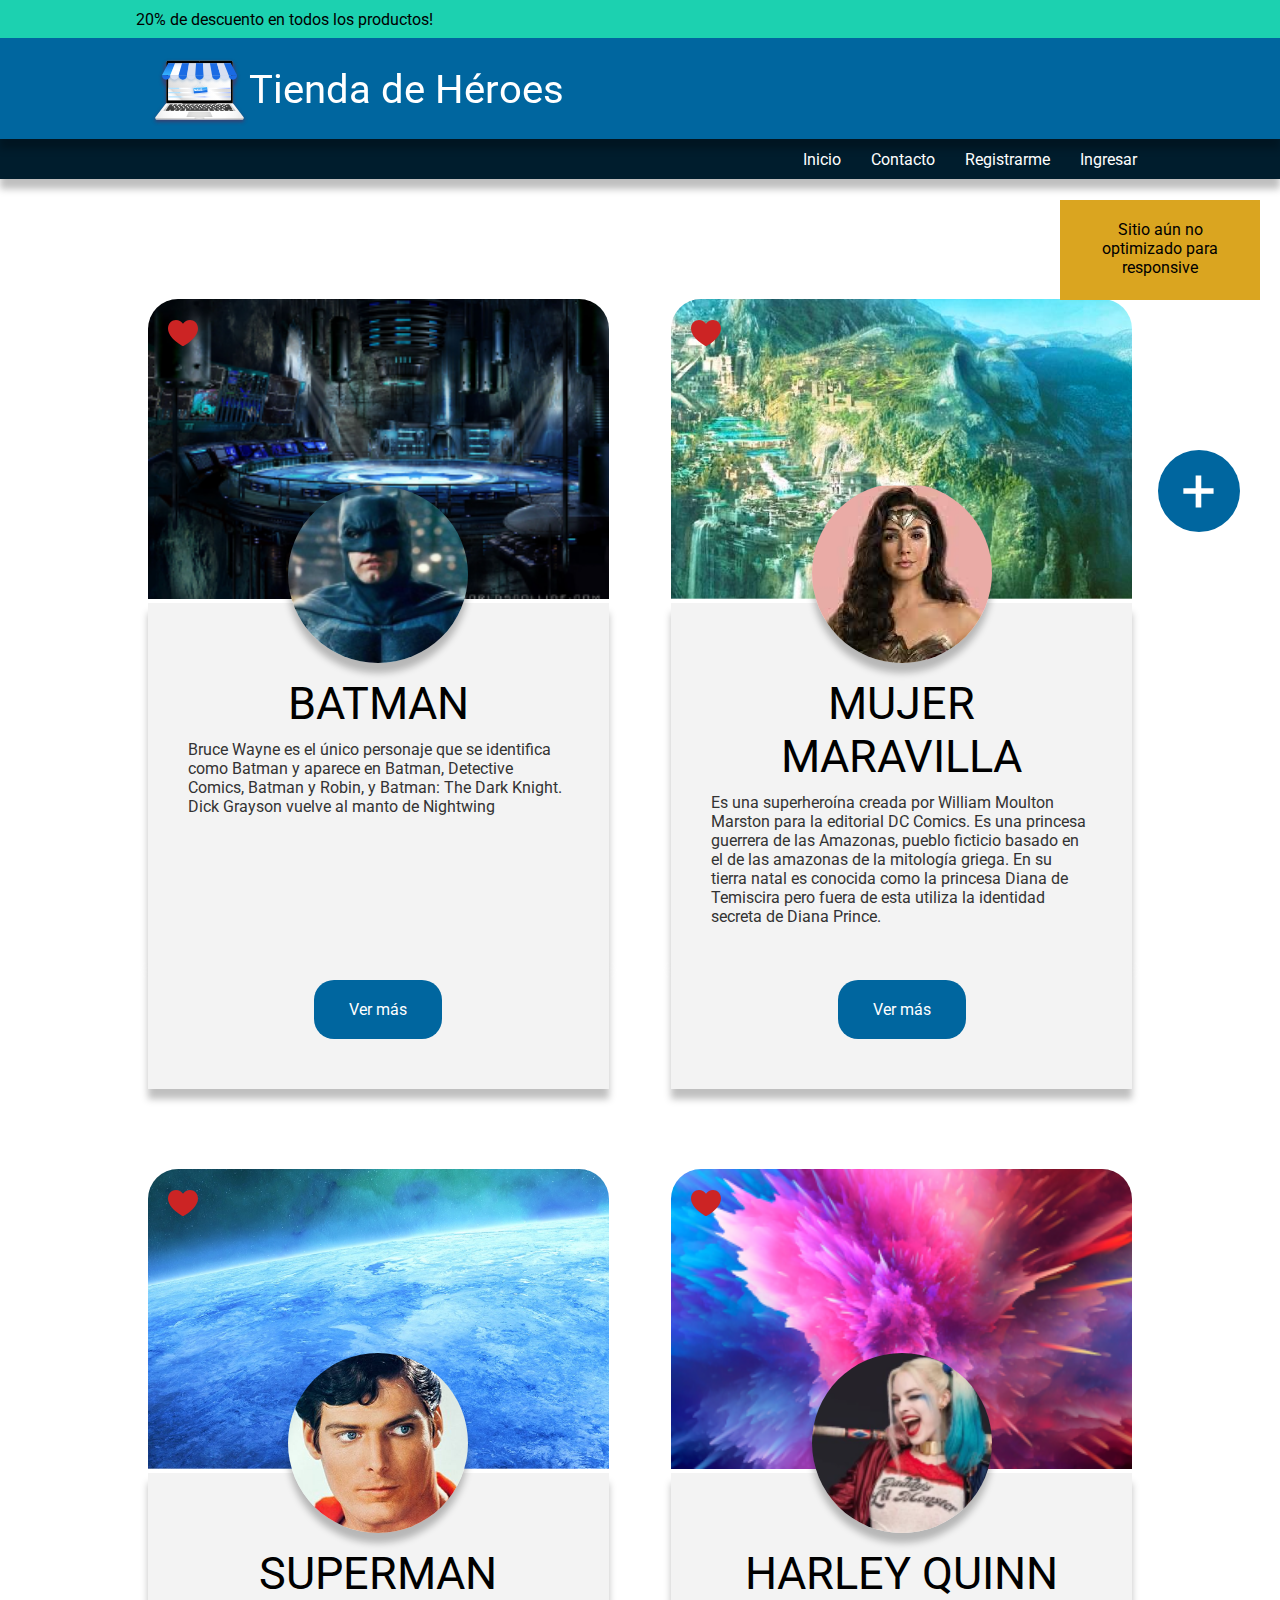
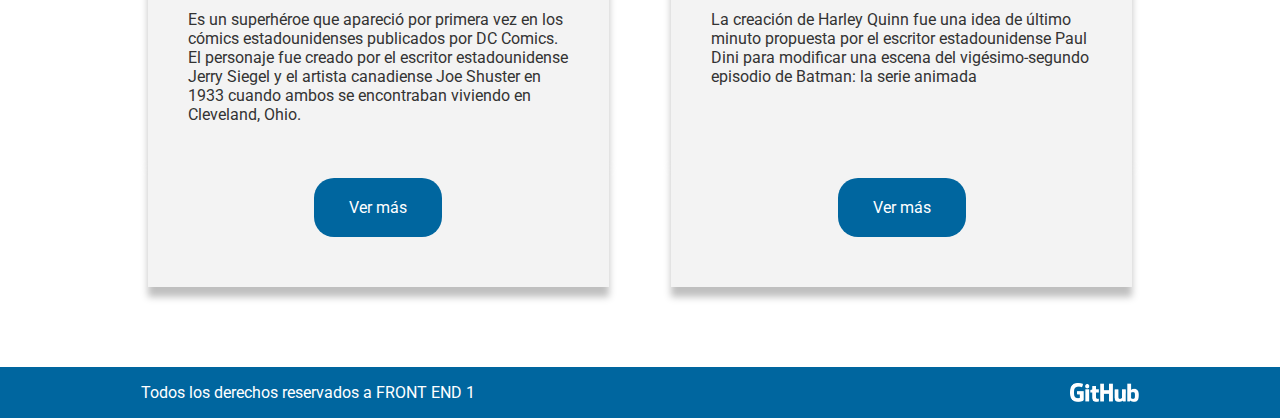
<file: index.html>
<!DOCTYPE html>
<html lang="es">

<head>
    <meta charset="UTF-8">
    <meta http-equiv="X-UA-Compatible" content="IE=edge">
    <meta name="viewport" content="width=device-width, initial-scale=1.0">
    <title>Héroes</title>
    <link rel="stylesheet" href="css/styles.css">
</head>

<body>
    <div class="banner-descuentos">
        <p class="p-banner-descuentos">20% de descuento en todos los productos!</p>
    </div>
    <div class="titulo">
        <div class="containertitulo1">
        <a  class="containertitulo2"href="index.html"><img src="img/logoTienda.svg" alt="logo tienda">
        <h1> Tienda de Héroes</h1></a></div>
    </div>
    <header>
        <nav>
            <div class="navcontainer">
                <a class="navclass" href="index.html"> Inicio</a>
                <a class="navclass" href="contacto.html"> Contacto</a>
                <a class="navclass" href="registro.html"> Registrarme</a>
                <a class="navclass" href="login.html"> Ingresar</a>
            </div>
        </nav>
    </header>
        <!-- GENERAL -->
        <section class="todascards-padre">

            <!-- BATMAN -->

            <div class="containercardindividual">
                <!-- top con fondo y avatar -->
                <div class="card-hijo-imagen">
                    <img class="escenarios" src="img/fondobatman.png" alt="fondo de batman">
                    <img class="avatars" src="img/avatarbatman.png" alt="avatar de batman">
                    <a class="favorito" href="#"><img src="img/corazon.svg" alt="favorito"></a>
                </div>
                <!-- medio con textos y botón -->
                <div class="card-hijo-texto">
                    <div class="titulo-item">
                        <h2>BATMAN</h2>
                    </div>
                    <div class="descripcion-item">
                        <p>Bruce Wayne es el único personaje que se identifica como Batman y aparece en Batman,
                            Detective Comics, Batman y Robin, y Batman: The Dark Knight. Dick Grayson vuelve al manto de
                            Nightwing</p>
                    </div>
                </div>
                <!-- bottom con botón -->
                <div class="card-hijo-boton">
                    <a class="boton-ver-mas" href="https://www.youtube.com/watch?v=YNl8yV8oPZM" target="_blank">Ver
                        más</a>
                </div>
            </div>

<!-- MUJERMARAVILLA -->

            <div class="containercardindividual">
                <!-- top con fondo y avatar -->
                <div class="card-hijo-imagen">
                    <img class="escenarios" src="img/fondomujermaravilla.png" alt="fondo de mujermaravilla">
                    <img class="avatars" src="img/avatarmujermaravilla.png" alt="avatar de mujermaravilla">
                    <a class="favorito" href="#"><img src="img/corazon.svg" alt="favorito"></a>
                </div>
                <!-- medio con textos y botón -->
                <div class="card-hijo-texto">
                    <div class="titulo-item">
                        <h2>mujer maravilla</h2>
                    </div>
                    <div class="descripcion-item">
                        <p>Es una superheroína creada por William Moulton Marston para la editorial DC Comics. Es una
                            princesa guerrera de las Amazonas, pueblo ficticio basado en el de las amazonas de la
                            mitología griega. En su tierra natal es conocida como la princesa Diana de Temiscira pero
                            fuera de esta utiliza la identidad secreta de Diana Prince. </p>
                    </div>
                </div>
                <!-- bottom con botón -->
                <div class="card-hijo-boton">
                    <a class="boton-ver-mas" href="https://www.youtube.com/watch?v=YNl8yV8oPZM" target="_blank">Ver
                        más</a>
                </div>
            </div>

            <!-- SUPERMAN -->

            <div class="containercardindividual">
                <!-- top con fondo y avatar -->
                <div class="card-hijo-imagen">
                    <img class="escenarios" src="img/fondosuperman.png" alt="fondo de superman">
                    <img class="avatars" src="img/avatarsuperman.png" alt="avatar de superman">
                    <a class="favorito" href="#"><img src="img/corazon.svg" alt="favorito"></a>
                </div>
                <!-- medio con textos y botón -->
                <div class="card-hijo-texto">
                    <div class="titulo-item">
                        <h2>superman</h2>
                    </div>
                    <div class="descripcion-item">
                        <p>Es un superhéroe que apareció por primera vez en los cómics estadounidenses publicados por DC Comics. ​
                            El personaje fue creado por el escritor estadounidense Jerry Siegel y el artista canadiense Joe Shuster en 1933 cuando ambos se encontraban viviendo en Cleveland, Ohio.</p>
                    </div>
                </div>
                <!-- bottom con botón -->
                <div class="card-hijo-boton">
                    <a class="boton-ver-mas" href="https://www.youtube.com/watch?v=YNl8yV8oPZM" target="_blank">Ver
                        más</a>
                </div>
            </div>

            <!-- HARLEYQUINN -->

            <div class="containercardindividual">
                <!-- top con fondo y avatar -->
                <div class="card-hijo-imagen">
                    <img class="escenarios" src="img/fondoharleyquinn.png" alt="fondo de harleyquinn">
                    <img class="avatars" src="img/avatarharleyquinn.png" alt="avatar de harleyquinn">
                    <a class="favorito" href="#"><img src="img/corazon.svg" alt="favorito"></a>
                </div>
                <!-- medio con textos y botón -->
                <div class="card-hijo-texto">
                    <div class="titulo-item">
                        <h2>HARLEY QUINN</h2>
                    </div>
                    <div class="descripcion-item">
                        <p>La creación de Harley Quinn fue una idea de último minuto propuesta por el escritor
                            estadounidense Paul Dini para modificar una escena del vigésimo-segundo episodio de Batman:
                            la serie animada

                        </p>
                    </div>
                </div>
                <!-- bottom con botón -->
                <div class="card-hijo-boton">
                    <a class="boton-ver-mas" href="https://www.youtube.com/watch?v=YNl8yV8oPZM" target="_blank">Ver
                        más</a>
                </div>
            </div>


            

<a class="flotante" href="#"><img src="img/Button.svg" alt="ver mas"></a>
<p class="aviso">Sitio aún no optimizado para responsive</p>


        </section>
    </main>
    <footer>
        <div class="footercontainer">
        <p>Todos los derechos reservados a FRONT END 1</p>
        <img src="img/github.png" alt="github"></div>
    </footer>

</body>

</html>
</file>
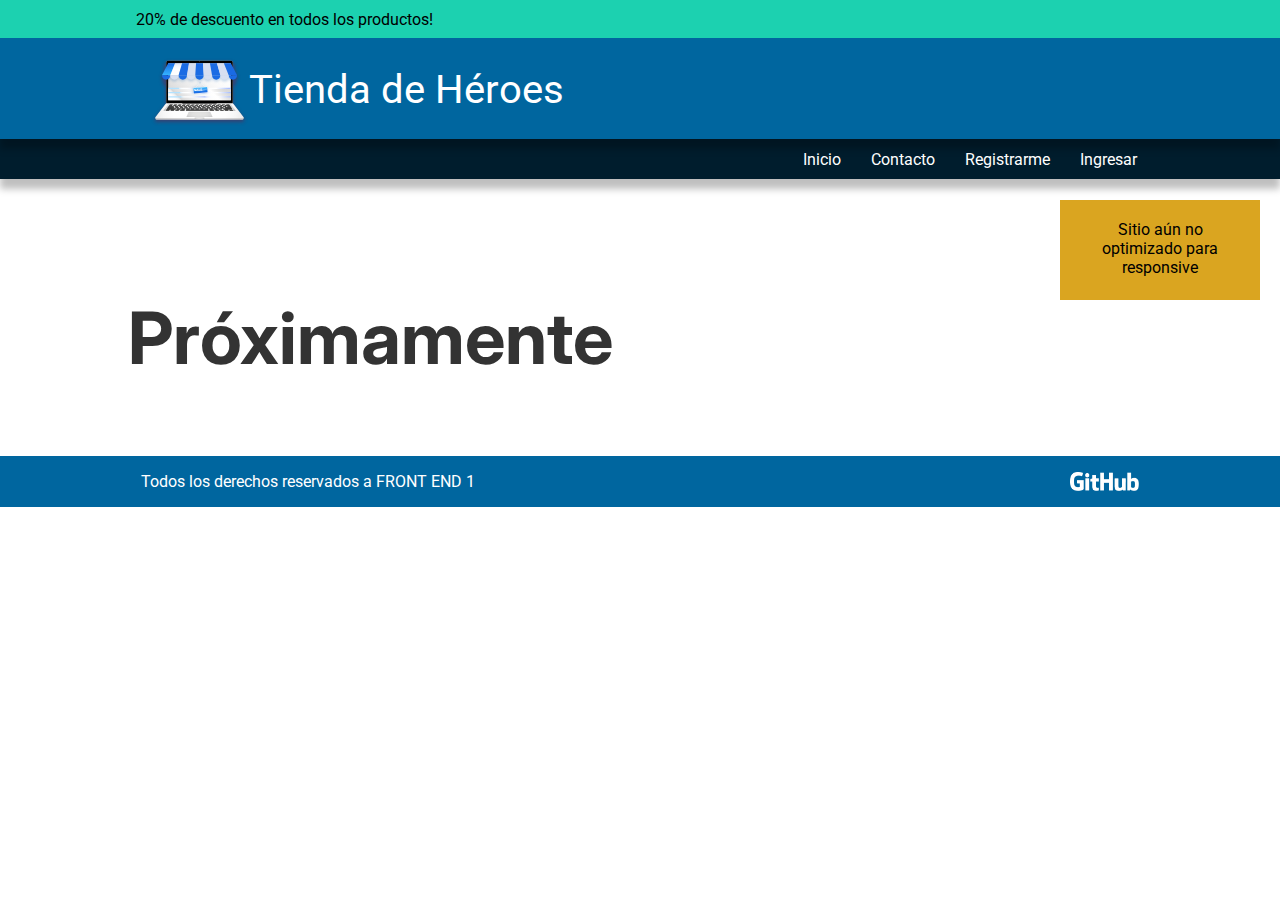
<file: contacto.html>
<!DOCTYPE html>
<html lang="es">

<head>
    <meta charset="UTF-8">
    <meta http-equiv="X-UA-Compatible" content="IE=edge">
    <meta name="viewport" content="width=device-width, initial-scale=1.0">
    <title>Héroes</title>
    <link rel="stylesheet" href="css/styles.css">
</head>

<body>
    <div class="banner-descuentos">
        <p class="p-banner-descuentos">20% de descuento en todos los productos!</p>
    </div>
    <div class="titulo">
        <div class="containertitulo1">
        <a  class="containertitulo2"href="index.html"><img src="img/logoTienda.svg" alt="logo tienda">
        <h1> Tienda de Héroes</h1></a></div>
    </div>
    <header>
        <nav>
            <div class="navcontainer">
                <a class="navclass" href="index.html"> Inicio</a>
                <a class="navclass" href="contacto.html"> Contacto</a>
                <a class="navclass" href="registro.html"> Registrarme</a>
                <a class="navclass" href="login.html"> Ingresar</a>
            </div>
        </nav>
    </header>
    <main>
        <!-- GENERAL -->
        <section class="todascards-padre">
            <p class="titulogrande">Próximamente</p>
            <p class="aviso">Sitio aún no optimizado para responsive</p>
            </section>

            <footer>
                <div class="footercontainer">
                <p>Todos los derechos reservados a FRONT END 1</p>
                <img src="img/github.png" alt="github"></div>
            </footer>
            </body>
            </html>
</file>
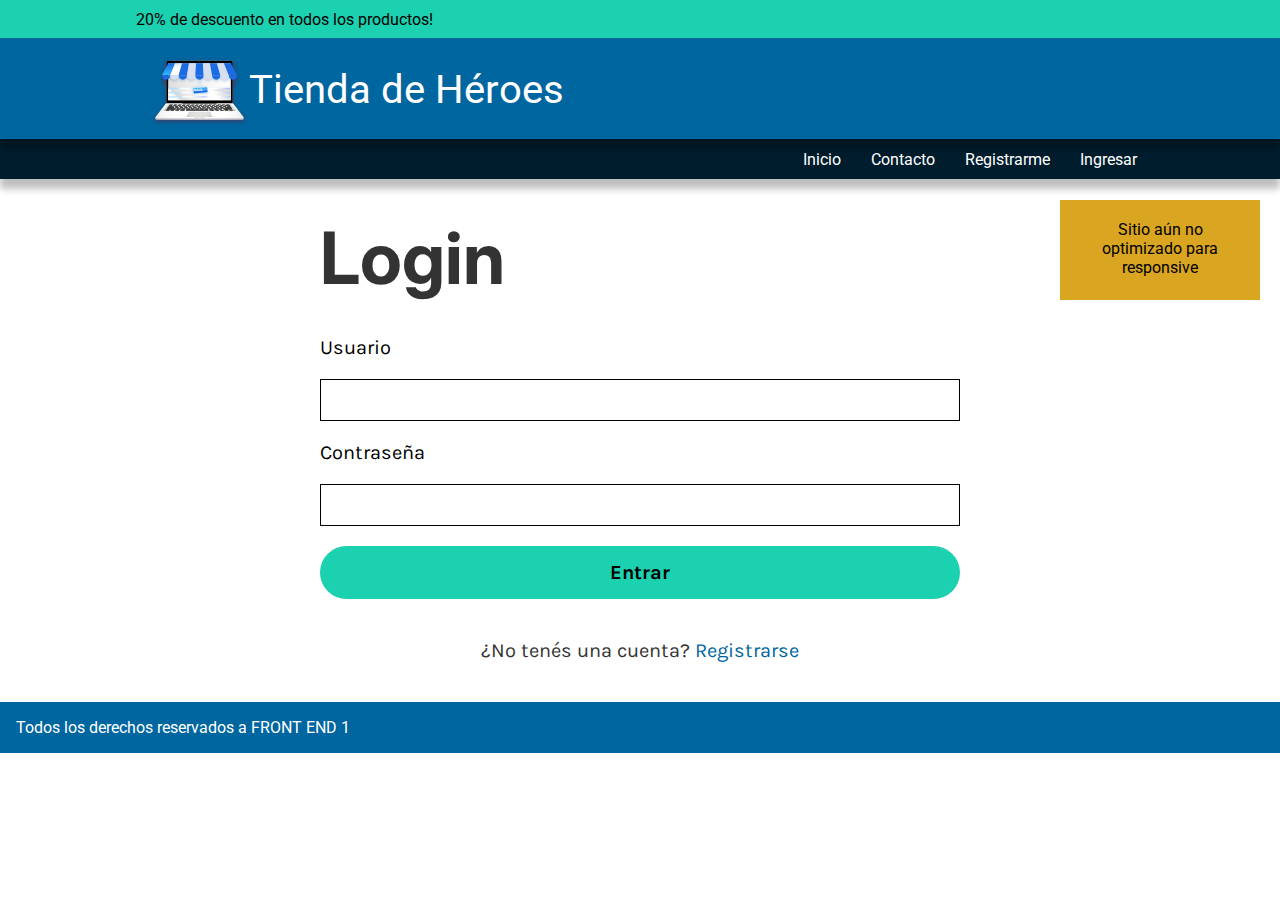
<file: login.html>
<!DOCTYPE html>
<html lang="es">

<head>
    <meta charset="UTF-8">
    <meta http-equiv="X-UA-Compatible" content="IE=edge">
    <meta name="viewport" content="width=device-width, initial-scale=1.0">
    <title>Login - Tienda de Héroes</title>
    <link rel="stylesheet" href="css/styles.css">
</head>

<body>
    <div class="banner-descuentos">
        <p class="p-banner-descuentos">20% de descuento en todos los productos!</p>
    </div>
    <div class="titulo">
        <div class="containertitulo1">
        <a  class="containertitulo2"href="index.html"><img src="img/logoTienda.svg" alt="logo tienda">
        <h1> Tienda de Héroes</h1></a></div>
    </div>
    <header>
        <nav>
            <div class="navcontainer">
                <a class="navclass" href="index.html"> Inicio</a>
                <a class="navclass" href="contacto.html"> Contacto</a>
                <a class="navclass" href="registro.html"> Registrarme</a>
                <a class="navclass" href="login.html"> Ingresar</a>
            </div>
        </nav>
    </header>
    <main>
        <section class="maincontainer">
            <h2 class="titulogrande">Login</h2>

            <form action="/registro" method="POST">
                <div class="campo">
                    <label for="email">Usuario</label>
                    <input type="email" name="email" id="email">
                </div>
                <div class="campo">
                    
                    <label for="password">Contraseña</label>
                    <input type="password" name="password" id="password">
                </div>


                <button class="stretch" type="submit">Entrar</button>
                
                    <p class="invitacion">¿No tenés una cuenta? <a class="registrarme"href="registro.html"> Registrarse</a></p>
            </form>

        </section>
        <p class="aviso">Sitio aún no optimizado para responsive</p>
    </main>
    <footer>
        <p>Todos los derechos reservados a FRONT END 1</p>
    </footer>




</body>

</html>
</file>
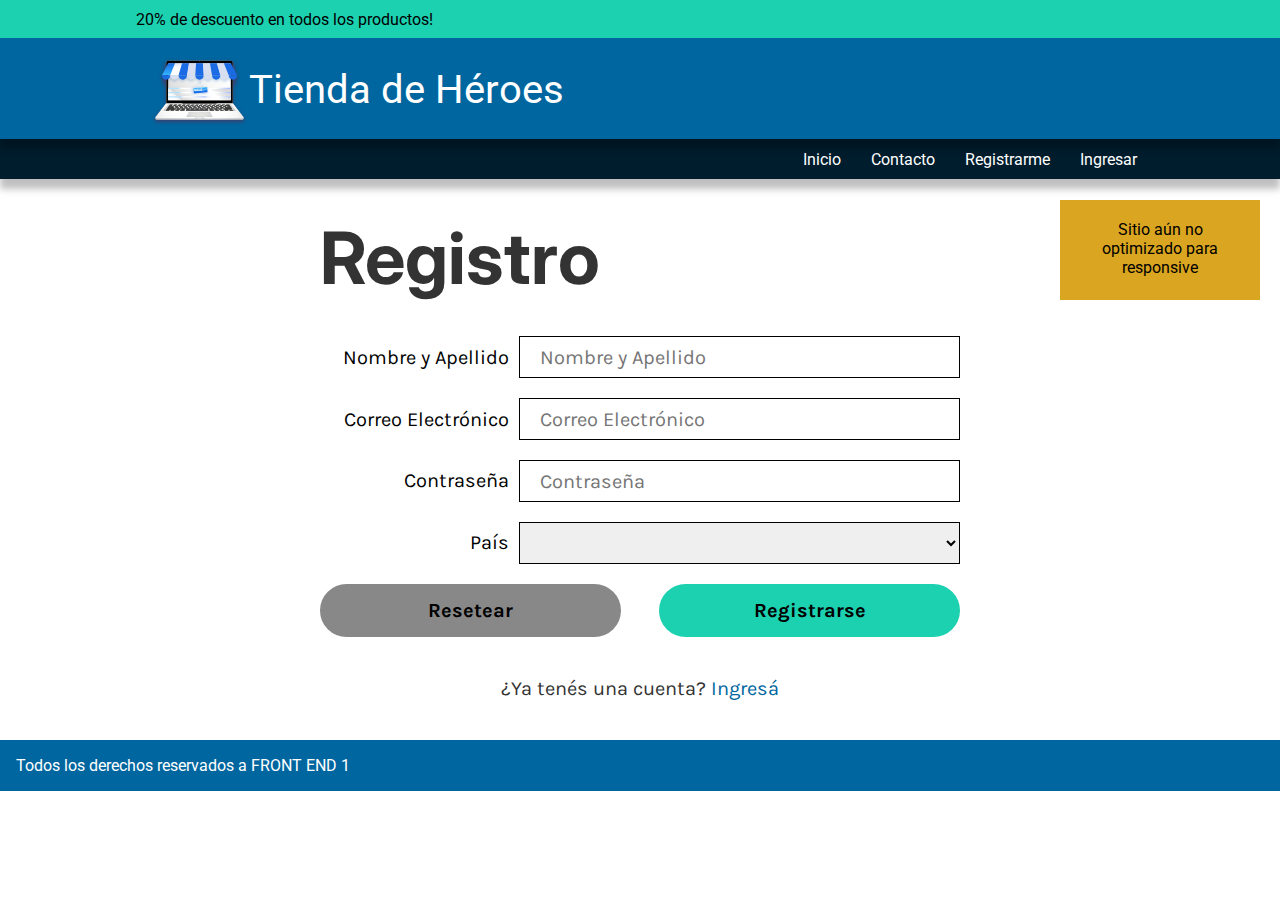
<file: registro.html>
<!DOCTYPE html>
<html lang="es">

<head>
    <meta charset="UTF-8">
    <meta http-equiv="X-UA-Compatible" content="IE=edge">
    <meta name="viewport" content="width=device-width, initial-scale=1.0">
    <title>Registro - Tienda de Héroes</title>
    <link rel="stylesheet" href="css/styles.css">
</head>

<body>
    <div class="banner-descuentos">
        <p class="p-banner-descuentos">20% de descuento en todos los productos!</p>
    </div>
    <div class="titulo">
        <div class="containertitulo1">
        <a  class="containertitulo2"href="index.html"><img src="img/logoTienda.svg" alt="logo tienda">
        <h1> Tienda de Héroes</h1></a></div>
    </div>
    <header>
        <nav>
            <div class="navcontainer">
                <a class="navclass" href="index.html"> Inicio</a>
                <a class="navclass" href="contacto.html"> Contacto</a>
                <a class="navclass" href="registro.html"> Registrarme</a>
                <a class="navclass" href="login.html"> Ingresar</a>
            </div>
        </nav>
    </header>

    <main>
        <section class="maincontainer">
            <h2 class="titulogrande">Registro</h2>
            <form action="/registro" method="POST">
                <div class="contenedor">

                    <div class="nombres">
                        <label for="nombre"> Nombre y Apellido</label>
                        <label for="correo"> Correo Electrónico</label>
                        <label for="contrasena"> Contraseña </label>
                        <label for="pais"> País</label>
                    </div>
                    <div class="campos">
                        <input id="nombre" type="text" placeholder="Nombre y Apellido">
                        <input id="correo" type="email" placeholder="Correo Electrónico">
                        <input id="contrasena" type="password" placeholder="Contraseña">
                        <select placeholder="País" id="pais">
                            <option value="" disabled selected>País</option>
                            <option value="Argentina">Argentina</option>
                            <option value="Brasil">Brasil</option>
                            <option value="Colombia">Colombia</option>
                        </select>
                    </div>
                </div>

                <div class="contenedorbotones">
                    <button class="negado" type="reset">Resetear</button>
                    <button type="submit">Registrarse</button>
                </div>
            </form>
        </section>
        <p class="invitacion">¿Ya tenés una cuenta? <a class="registrarme"href="#">Ingresá</a></p>
        <p class="aviso">Sitio aún no optimizado para responsive</p>
    </main>
    <footer>
        <p>Todos los derechos reservados a FRONT END 1</p>
    </footer>



</body>

</html>
</file>
<file: css/styles.css>
/* GENERAL ------------------------------------------------------- */
@import url('https://fonts.googleapis.com/css2?family=Roboto:ital,wght@0,100;0,300;0,400;0,500;0,700;0,900;1,100;1,300;1,400;1,500;1,700;1,900&display=swap');
@import url('https://fonts.googleapis.com/css2?family=Inter:wght@700&display=swap');
@import url('https://fonts.googleapis.com/css2?family=Karla:wght@400;700&display=swap');

*{ box-sizing: border-box; 
    Padding: 0;
    Margin: 0;
}

h1,h2,h3,p,a,span{
    font-family: roboto;
    font-weight: 400;
}

a {
    text-decoration: none;
    display: inline-block;
}

h1{
    font-size: 40px;
    color: white;
}

p{
    font-size: 16px;
}

/* HEADER ------------------------------------------------------- */
.banner-descuentos{
    background-color: #1CD1B0;
    height: 38px;
    padding: 10px;
    font-size: 15px;
}

.p-banner-descuentos{
    width: 80%;
    margin: 0 auto;
}

.titulo{

    position: sticky;
    top: 0px;
    background-color: #00669F;
    height: 101px;
    padding: 28px 28px 26px 28px;
    box-shadow: 0px 10px 7px rgba(0, 0, 0, 0.25);
    z-index: 9999;
}

.containertitulo1{
    width: 80%;
    height: 100%;
    margin: 0 auto;

}
.containertitulo2{

    display:inline-flex;
    justify-content: flex-start;
    align-items: center;
    height: 100%;


}
nav{
    background-color: #001D2D;
    height: 40px;
    box-shadow: 0px 10px 7px rgba(0, 0, 0, 0.25);
    }

.navcontainer{
    display: flex;
    max-width: 90%;
    height: 100%;
    justify-content: flex-end;
    align-items: center;
}
.navclass{
    color: white;
    padding: 15px;
}
/* MAIN ------------------------------------------------------- */
body{
    position: relative;
}
.todascards-padre{
    margin:80px auto 40px;
    width: 80%;
    display: flex;
    justify-content: space-between;
    flex-wrap: wrap;

}

.containercardindividual{
    display: flex;
    flex-direction: column;
    width: 45%;
    margin: 40px 20px;


}

/* -------------- IMAGEN ------------------- */

        .card-hijo-imagen{
            position: relative;
        }

                a.favorito{
                    display: inline-block;
                    position: absolute;
                    top: 20px;
                    left: 20px;
                }

                .escenarios{
                    width: 100%;
                    height:300px;
                    border-radius: 30px 30px 0px 0px;
                }

                .avatars{
                    border-radius: 50%;
                    width: 180px;
                    position: absolute;
                    right: calc(50% - 90px) ;
                    bottom: -60px;
                    box-shadow: 0px 10px 7px rgba(0, 0, 0, 0.25);
                    z-index: 999;
                }
/* -------------- TEXTO ------------------- */

        .card-hijo-texto{
            background: #F3F3F3;
            padding: 74px 40px 0px;
            box-shadow: 0px 10px 7px rgba(0, 0, 0, 0.25);
            max-width: 100%;
            display: flex;
            flex-direction: column;
            align-items: center;
            height: 100%;
        }

                .titulo-item{
                    font-size: 30px;
                    font-weight: 800;
                    text-align: center;
                    margin-bottom: 10px;
                    color: black;
                    text-transform:uppercase;
                    }

                .descripcion-item{
                    font-size: 16px;
;
                    color: #333333;
                    margin-bottom: 34px;
                }
/* -------------- BOTON ------------------- */

.card-hijo-boton{
    display: flex;
    justify-content: space-around;
    background: #F3F3F3;
    padding: 20px 0px;
    box-shadow: 0px 10px 7px rgba(0, 0, 0, 0.25);
    max-width: 100%;
}


                .boton-ver-mas{
                    width: 128px;
                    padding: 15px;
                    text-align: center;
                    color: white;
                    background-color: #00669F;
                    padding: 20px;
                    border-radius: 20px;
                    margin-bottom: 30px;
                }

.flotante{
    position: fixed;
    right: 40px;
    top:50%
}

.aviso{
    position: fixed;
    top: 200px;
    right: 20px;
    height: 100px;
    width: 200px;
    text-align: center;
    padding: 20px 20px;
    background-color: goldenrod;
}


/* -------------- FORMULARIOS ------------------- */

.maincontainer{
    display: flex;
    flex-direction: column;
    max-width: 50%;
    margin: 0 auto;
}




                .titulogrande{
                    font-family: Inter;
                    font-weight: 700;
                    font-size: 72px;
                    color: #333333;
                    margin: 35px 0px;
                }
                
                
                label{
                    display: block;
                    font-family: Karla;
                    font-size: 20px;
                    margin-bottom:20px;
                }
                
                .invitacion{
                    text-align: center;
                    color: #333333;
                    font-family: Karla;
                    font-size: 20px;
                    margin: 40px 0px;
                }
                
                .registrarme{
                    color: #00669F;
                    font-size: 20px;
                    font-family: Karla;
                
                }
                
                .campo{
                    width:100%;
                }
                
                input, select{
                    min-width:100%;
                    height: 2rem;
                    padding: 20px;
                    margin-bottom:20px;
                    border: black 1px solid;
                    color: black;
                    font-size: 20px;
                    font-family: Karla;
                }
                
                .contenedor{
                    display: flex;
                    justify-content: space-between;
                    width: 100%;
                    height: 80%;
                }
                
                .nombres{
                    width: 40%;
                    padding: 10px 10px 10px 0px;
                    display: flex;
                    align-items: flex-end;
                    flex-direction: column;
                    justify-content: space-between;
                    
                }
                
                .campos{
                    display: flex;
                    flex-direction: column;
                    justify-content: space-between;
                    width:90%;
                }
                .contenedorbotones{
                    display:flex;
                    justify-content:space-between;
                }
                
                button {
                    background-color: #1CD1B0;
                    border: none;
                    border-radius: 30px;
                    color: black;
                    padding: 15px 32px;
                    text-align: center;
                    text-decoration: none;   
                    font-family: Karla;
                    font-size: 20px;
                    font-weight: 700;

                    cursor: pointer;
                    width:47%;
                }
                
                
                button.stretch {
                    width:100%;
                }
                
                button.negado {
                    background-color: #888888;
                }
                
                












/* FOOTER ------------------------------------------------------- */
footer{
    
    position: realtive;
    bottom: 0px;
    padding: 16px ;
    height: 51px;
    width: 100%;
    background-color: #00669F;
    color: white;
    font-size: 16px;
}

.footercontainer{
    display: flex;
    justify-content: space-between;
    width: 80%;
    height: 100%;
    margin: 0 auto;
}
</file>
